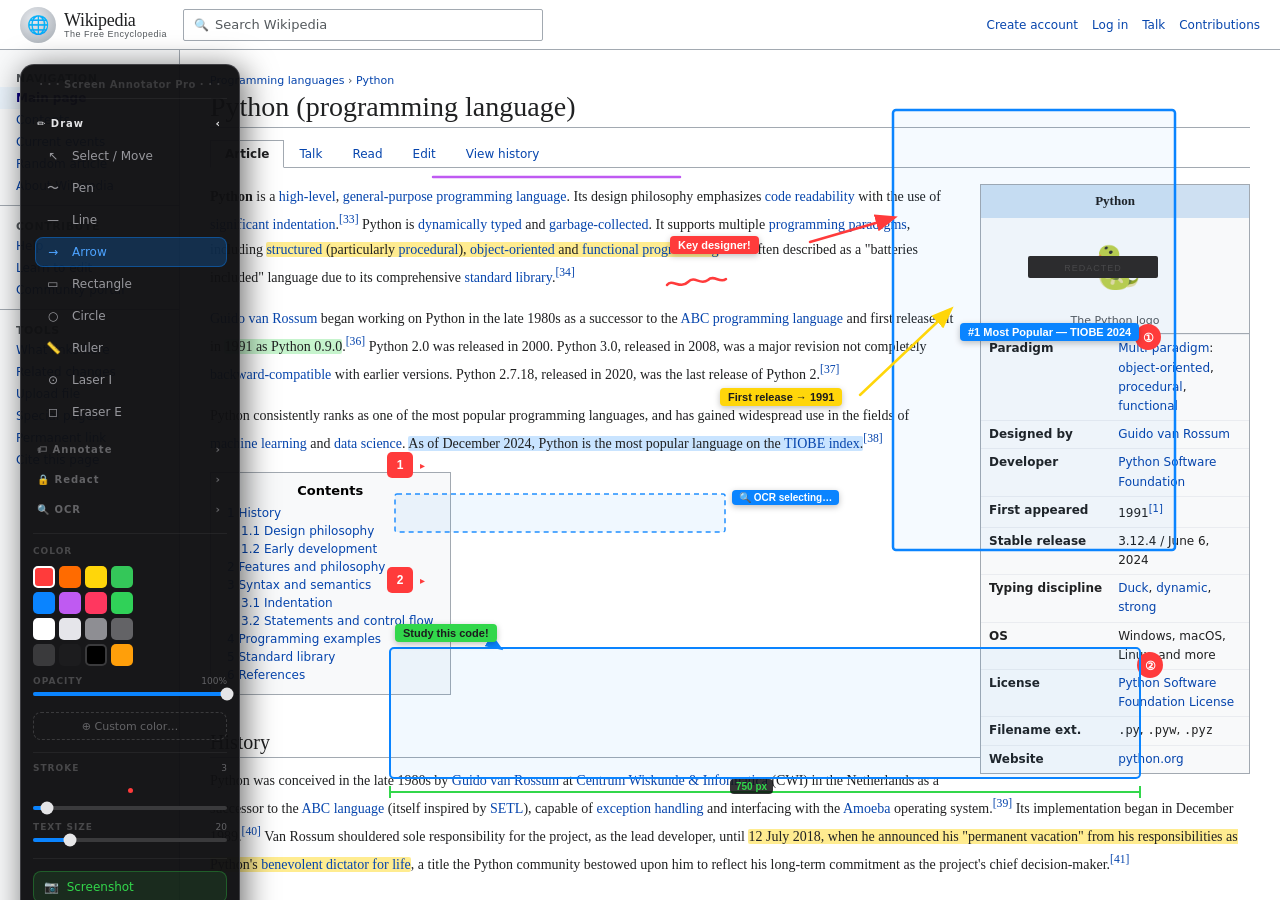
<file: temp.html>
<!DOCTYPE html>
<html lang="en">
<head>
<meta charset="UTF-8" />
<meta name="viewport" content="width=device-width, initial-scale=1.0" />
<title>Screen Annotator Pro — Live Preview</title>
<style>
*, *::before, *::after { box-sizing: border-box; margin: 0; padding: 0; }

/* ── Page shell ──────────────────────────────────────────────────── */
html, body { height: 100%; overflow: hidden; background: #f8f9fa;
  font-family: -apple-system, BlinkMacSystemFont, "Segoe UI", system-ui, sans-serif; }

/* ── Utility spacers ─────────────────────────────────────────────── */
.sp-3 { height: 3px; flex-shrink: 0; }
.sp-4 { height: 4px; flex-shrink: 0; }
.sp-6 { height: 6px; flex-shrink: 0; }

/* ── Wikipedia layout ────────────────────────────────────────────── */
.wiki-shell { position: absolute; inset: 0; overflow: hidden; background: #fff; }

.wiki-topbar {
  height: 50px; background: #fff; border-bottom: 1px solid #a2a9b1;
  display: flex; align-items: center; padding: 0 20px; gap: 16px; position: relative; z-index: 0;
}
.wiki-logo { display: flex; align-items: center; gap: 8px; text-decoration: none; }
.wiki-logo-globe {
  width: 36px; height: 36px;
  background: radial-gradient(circle at 40% 35%, #eaecf0 0%, #a2a9b1 100%);
  border-radius: 50%; display: flex; align-items: center; justify-content: center; font-size: 18px;
}
.wiki-logo-text { font-family: "Linux Libertine", Georgia, serif; font-size: 18px;
  color: #202122; letter-spacing: -0.3px; }
.wiki-logo-text small { display: block; font-family: -apple-system, sans-serif;
  font-size: 9px; color: #54595d; letter-spacing: 0.5px; font-weight: 400; margin-top: -2px; }

.wiki-search {
  flex: 1; max-width: 360px; height: 32px; border: 1px solid #a2a9b1; border-radius: 2px;
  padding: 0 10px; display: flex; align-items: center; gap: 6px;
}
.wiki-search-icon { color: #a2a9b1; font-size: 12px; }
.wiki-search-text  { color: #54595d; font-size: 13px; }

.wiki-nav-links { margin-left: auto; display: flex; gap: 14px; font-size: 12px; }
.wiki-nav-links a { color: #0645ad; text-decoration: none; }

.wiki-body { display: flex; height: calc(100% - 50px); overflow: hidden; }

.wiki-sidebar {
  width: 180px; flex-shrink: 0; border-right: 1px solid #a2a9b1;
  background: #f8f9fa; padding: 16px 0; overflow: hidden; font-size: 12px;
}
.wiki-sidebar-section { padding: 6px 16px 2px; font-weight: 700; font-size: 11px;
  color: #54595d; text-transform: uppercase; letter-spacing: 0.5px; }
.wiki-sidebar-link { display: block; padding: 4px 16px; color: #0645ad;
  font-size: 12px; text-decoration: none; cursor: default; }
.wiki-sidebar-link.active { background: #eaf3fb; font-weight: 600; color: #0b0080; }
.wiki-sidebar-divider { height: 1px; background: #a2a9b1; margin: 8px 0; }

.wiki-article { flex: 1; overflow-y: auto; padding: 24px 30px 40px; position: relative; }
.wiki-article::-webkit-scrollbar { width: 6px; }
.wiki-article::-webkit-scrollbar-track { background: #f8f9fa; }
.wiki-article::-webkit-scrollbar-thumb { background: #a2a9b1; border-radius: 3px; }

.article-cats { font-size: 11px; color: #54595d; margin-bottom: 4px; }
.article-cats a { color: #0645ad; text-decoration: none; }

h1.article-title { font-family: "Linux Libertine", Georgia, serif; font-size: 28px;
  font-weight: 400; color: #202122; border-bottom: 1px solid #a2a9b1;
  padding-bottom: 4px; margin-bottom: 12px; }

.article-tabs { display: flex; margin-bottom: 16px; border-bottom: 1px solid #a2a9b1; font-size: 12px; }
.article-tab { padding: 6px 14px; color: #0645ad; cursor: default;
  border: 1px solid transparent; margin-bottom: -1px; }
.article-tab.active { background: #fff; border-color: #a2a9b1;
  border-bottom-color: #fff; color: #202122; font-weight: 600; }

.infobox { float: right; clear: right; margin: 0 0 16px 24px; width: 270px;
  border: 1px solid #a2a9b1; background: #f8f9fa; font-size: 12px; line-height: 1.6; }
.infobox-title { background: #cee0f2; text-align: center; padding: 6px 8px;
  font-weight: 700; font-size: 13px; color: #202122;
  font-family: "Linux Libertine", Georgia, serif; }
.infobox-img { text-align: center; padding: 10px 8px 4px; border-bottom: 1px solid #a2a9b1; }
.fake-logo { width: 80px; height: 80px; margin: 0 auto;
  display: flex; align-items: center; justify-content: center; font-size: 42px; }
.infobox-img-caption { font-size: 11px; color: #54595d; margin-top: 4px; }
.infobox table { width: 100%; border-collapse: collapse; }
.infobox td { padding: 4px 8px; border-top: 1px solid #eaecf0; vertical-align: top; }
.infobox td:first-child { font-weight: 700; color: #202122; white-space: nowrap; width: 40%; }
.infobox td:last-child { color: #202122; }
.infobox a { color: #0645ad; text-decoration: none; }

.article-lead { font-family: Georgia, serif; font-size: 14px; line-height: 1.8;
  color: #202122; margin-bottom: 16px; }
.article-lead b { font-weight: 700; }
.article-lead a { color: #0645ad; text-decoration: none; }

.toc-box { background: #f8f9fa; border: 1px solid #a2a9b1; display: inline-block;
  padding: 10px 16px; margin: 0 0 16px; font-size: 12px; min-width: 180px; }
.toc-title { font-weight: 700; font-size: 13px; text-align: center; margin-bottom: 6px; }
.toc-item { padding: 2px 0; }
.toc-item a { color: #0645ad; text-decoration: none; }
.toc-sub { padding: 2px 0 2px 14px; }
.toc-sub a { color: #0645ad; text-decoration: none; }

h2.section-title { font-family: "Linux Libertine", Georgia, serif; font-size: 20px;
  font-weight: 400; border-bottom: 1px solid #a2a9b1; padding-bottom: 3px;
  margin: 20px 0 10px; color: #202122; }
h3.subsection-title { font-family: "Linux Libertine", Georgia, serif; font-size: 16px;
  font-weight: 700; margin: 14px 0 8px; color: #202122; }

.article-p { font-family: Georgia, serif; font-size: 14px; line-height: 1.8;
  color: #202122; margin-bottom: 12px; }
.article-p a { color: #0645ad; text-decoration: none; }
.article-p code { background: #f8f9fa; border: 1px solid #eaecf0; border-radius: 2px;
  padding: 1px 4px; font-size: 12px; font-family: "Courier New", monospace; }

.code-block { background: #f8f9fa; border: 1px solid #eaecf0; padding: 12px 16px;
  font-family: "Courier New", monospace; font-size: 12px; line-height: 1.8;
  color: #202122; margin: 8px 0 16px; overflow-x: auto; }
.code-kw  { color: #008000; font-weight: 700; }
.code-str { color: #a31515; }
.code-cm  { color: #008000; font-style: italic; }
.code-fn  { color: #0000ff; }
.code-num { color: #098658; }

/* ── Text highlights on wiki content ─────────────────────────────── */
.hl-yellow { background: rgba(255,214,10,0.45); border-radius: 2px; }
.hl-blue   { background: rgba(10,132,255,0.22); border-radius: 2px; }
.hl-green  { background: rgba(50,215,75,0.28);  border-radius: 2px; }

/* ── Overlay + SVG canvas ────────────────────────────────────────── */
.overlay-layer { position: fixed; inset: 0; pointer-events: none; z-index: 10; }
.annotations-svg { position: absolute; inset: 0; width: 100%; height: 100%; overflow: visible; }

/* ── Annotation labels ───────────────────────────────────────────── */
.ann-label {
  position: fixed; pointer-events: none; z-index: 11;
  font-size: 11px; font-weight: 700;
  font-family: -apple-system, sans-serif;
  padding: 3px 8px; border-radius: 4px; white-space: nowrap;
  box-shadow: 0 2px 6px rgba(0,0,0,0.25);
}
.ann-label.yellow { background: #FFD60A; color: #1c1c1e; }
.ann-label.blue   { background: #0A84FF; color: #fff; }
.ann-label.green  { background: #32D74B; color: #1c1c1e; }
.ann-label.red    { background: #FF3B3B; color: #fff; }

/* individual positions for each annotation label */
.ann-guido   { top: 236px; left: 670px; }
.ann-release { top: 388px; left: 720px; }
.ann-popular { top: 323px; left: 960px; }
.ann-code    { top: 624px; left: 395px; }
.ann-ruler   { top: 779px; left: 730px; }
.ann-ocr     { top: 490px; left: 732px; font-size: 10px; padding: 2px 7px; }

.ruler-label {
  position: fixed; pointer-events: none; z-index: 11;
  font-size: 10px; font-weight: 600; color: #32D74B;
  font-family: -apple-system, sans-serif;
  background: rgba(16,16,18,0.85); padding: 2px 6px; border-radius: 4px;
  top: 779px; left: 730px;
}

/* ── Toolbar ─────────────────────────────────────────────────────── */
.toolbar {
  position: fixed; top: 64px; left: 20px; width: 220px;
  background: rgba(16,16,18,0.97); border-radius: 14px;
  border: 1px solid rgba(70,70,75,0.86);
  padding: 14px 12px;
  display: flex; flex-direction: column; gap: 2px;
  box-shadow: 4px 5px 32px rgba(0,0,0,0.6);
  z-index: 100;
  -webkit-user-select: none;
  user-select: none;
}

.drag-handle { text-align: center; font-size: 10px; font-weight: 600;
  color: #3a3a3c; letter-spacing: 0.5px; padding: 0 0 4px; cursor: move; }

.hsep { height: 1px; background: rgba(255,255,255,0.06); margin: 2px 0; flex-shrink: 0; }

.section-header { height: 28px; display: flex; align-items: center; padding-left: 4px;
  font-size: 10px; font-weight: 600; letter-spacing: 1px; color: #636366;
  border-radius: 6px; cursor: pointer; gap: 4px; }
.section-header.open { color: #e5e5e7; }
.chev { margin-left: auto; padding-right: 6px; font-size: 11px; }

.section-body { display: flex; flex-direction: column; gap: 2px; padding: 2px 0 6px 2px; }

.tool-btn { height: 30px; display: flex; align-items: center; padding-left: 8px;
  font-size: 12px; color: #98989d; border-radius: 8px; border: 1.5px solid transparent;
  cursor: pointer; gap: 10px; white-space: nowrap; }
.ti { width: 18px; text-align: center; flex-shrink: 0; }
.tool-btn.active { background: rgba(10,132,255,0.22); color: #4DA3FF;
  border-color: rgba(10,132,255,0.4); }

.section-label { font-size: 9px; font-weight: 600; letter-spacing: 1px; color: #48484a; }

/* ── Swatch grid ─────────────────────────────────────────────────── */
.swatch-grid { display: grid; grid-template-columns: repeat(4, 22px); gap: 4px; margin-top: 3px; }
.swatch { width: 22px; height: 22px; border-radius: 5px; border: 2px solid transparent; cursor: pointer; }
.swatch.sel { border-color: white; }

.sw-red      { background: #FF3B3B; }
.sw-orange   { background: #FF6B00; }
.sw-yellow   { background: #FFD60A; }
.sw-green    { background: #34C759; }
.sw-blue     { background: #0A84FF; }
.sw-purple   { background: #BF5AF2; }
.sw-pink     { background: #FF375F; }
.sw-mint     { background: #30D158; }
.sw-white    { background: #FFFFFF; }
.sw-silver   { background: #E5E5EA; }
.sw-midgray  { background: #8E8E93; }
.sw-gray     { background: #636366; }
.sw-darkgray { background: #3A3A3C; }
.sw-nearblk  { background: #1C1C1E; }
.sw-black    { background: #000000; border-color: #3a3a3c; }
.sw-amber    { background: #FF9F0A; }

/* ── Slider row variants ─────────────────────────────────────────── */
.slider-row { display: flex; align-items: center; justify-content: space-between; }
.slider-row-mt { margin-top: 8px; }
.slider-val { font-size: 9px; color: #636366; }

.slider-track { position: relative; height: 4px; background: #3a3a3c;
  border-radius: 2px; margin: 4px 0; }
.slider-fill { position: absolute; left: 0; top: 0; height: 100%;
  background: #0A84FF; border-radius: 2px; }
.slider-handle { position: absolute; top: 50%; transform: translate(-50%, -50%);
  width: 13px; height: 13px; background: #e5e5e7; border-radius: 7px; }

/* slider fill widths */
.fill-100    { width: 100%; }
.fill-stroke { width: 7%; }
.fill-text   { width: 19%; }

/* slider handle positions */
.handle-100    { left: 100%; }
.handle-stroke { left: 7%; }
.handle-text   { left: 19%; }

/* ── Dot preview ─────────────────────────────────────────────────── */
.dot-preview { height: 20px; display: flex; align-items: center; justify-content: center; }
.dot { border-radius: 50%; background: #FF3B3B; }
.dot-sm { width: 5px; height: 5px; }
.dot-md { width: 8px; height: 8px; }

/* ── Custom color btn ────────────────────────────────────────────── */
.custom-color-btn { height: 28px; display: flex; align-items: center; justify-content: center;
  font-size: 11px; color: #636366; border: 1px dashed #3a3a3c; border-radius: 8px;
  cursor: pointer; margin-top: 4px; }

/* ── Action buttons ──────────────────────────────────────────────── */
.action-btn { height: 32px; display: flex; align-items: center; padding-left: 10px;
  font-size: 12px; border-radius: 8px; border: 1px solid transparent; cursor: pointer;
  gap: 8px; margin-top: 2px; }
.action-btn.ss { color: #32D74B; background: rgba(50,215,75,0.1); border-color: rgba(50,215,75,0.3); }
.action-btn.pa { color: #0A84FF; background: rgba(10,132,255,0.1); border-color: rgba(10,132,255,0.3); }

.ghost-btn { height: 30px; display: flex; align-items: center; padding-left: 10px;
  font-size: 12px; color: #636366; border-radius: 8px; border: none; cursor: pointer; gap: 6px; }
.ghost-btn.danger { color: #FF453A; }
</style>
</head>
<body>

<!-- ══════════════════════════════════════════
     WIKIPEDIA PAGE
══════════════════════════════════════════ -->
<div class="wiki-shell">

  <div class="wiki-topbar">
    <div class="wiki-logo">
      <div class="wiki-logo-globe">🌐</div>
      <div class="wiki-logo-text">
        Wikipedia
        <small>The Free Encyclopedia</small>
      </div>
    </div>
    <div class="wiki-search">
      <span class="wiki-search-icon">🔍</span>
      <div class="wiki-search-text">Search Wikipedia</div>
    </div>
    <div class="wiki-nav-links">
      <a href="#">Create account</a>
      <a href="#">Log in</a>
      <a href="#">Talk</a>
      <a href="#">Contributions</a>
    </div>
  </div>

  <div class="wiki-body">

    <div class="wiki-sidebar">
      <div class="wiki-sidebar-section">Navigation</div>
      <a class="wiki-sidebar-link active" href="#">Main page</a>
      <a class="wiki-sidebar-link" href="#">Contents</a>
      <a class="wiki-sidebar-link" href="#">Current events</a>
      <a class="wiki-sidebar-link" href="#">Random article</a>
      <a class="wiki-sidebar-link" href="#">About Wikipedia</a>
      <div class="wiki-sidebar-divider"></div>
      <div class="wiki-sidebar-section">Contribute</div>
      <a class="wiki-sidebar-link" href="#">Help</a>
      <a class="wiki-sidebar-link" href="#">Learn to edit</a>
      <a class="wiki-sidebar-link" href="#">Community portal</a>
      <div class="wiki-sidebar-divider"></div>
      <div class="wiki-sidebar-section">Tools</div>
      <a class="wiki-sidebar-link" href="#">What links here</a>
      <a class="wiki-sidebar-link" href="#">Related changes</a>
      <a class="wiki-sidebar-link" href="#">Upload file</a>
      <a class="wiki-sidebar-link" href="#">Special pages</a>
      <a class="wiki-sidebar-link" href="#">Permanent link</a>
      <a class="wiki-sidebar-link" href="#">Cite this page</a>
    </div>

    <div class="wiki-article">

      <div class="article-cats">
        <a href="#">Programming languages</a> › <a href="#">Python</a>
      </div>

      <h1 class="article-title">Python (programming language)</h1>

      <div class="article-tabs">
        <div class="article-tab active">Article</div>
        <div class="article-tab">Talk</div>
        <div class="article-tab">Read</div>
        <div class="article-tab">Edit</div>
        <div class="article-tab">View history</div>
      </div>

      <div class="infobox">
        <div class="infobox-title">Python</div>
        <div class="infobox-img">
          <div class="fake-logo">🐍</div>
          <div class="infobox-img-caption">The Python logo</div>
        </div>
        <table>
          <tr><td>Paradigm</td><td><a href="#">Multi-paradigm</a>: <a href="#">object-oriented</a>, <a href="#">procedural</a>, <a href="#">functional</a></td></tr>
          <tr><td>Designed by</td><td><a href="#">Guido van Rossum</a></td></tr>
          <tr><td>Developer</td><td><a href="#">Python Software Foundation</a></td></tr>
          <tr><td>First appeared</td><td>1991<sup><a href="#">[1]</a></sup></td></tr>
          <tr><td>Stable release</td><td>3.12.4 / June 6, 2024</td></tr>
          <tr><td>Typing discipline</td><td><a href="#">Duck</a>, <a href="#">dynamic</a>, <a href="#">strong</a></td></tr>
          <tr><td>OS</td><td>Windows, macOS, Linux, and more</td></tr>
          <tr><td>License</td><td><a href="#">Python Software Foundation License</a></td></tr>
          <tr><td>Filename ext.</td><td><code>.py</code>, <code>.pyw</code>, <code>.pyz</code></td></tr>
          <tr><td>Website</td><td><a href="#">python.org</a></td></tr>
        </table>
      </div>

      <p class="article-lead">
        <b>Python</b> is a <a href="#">high-level</a>, <a href="#">general-purpose programming language</a>.
        Its design philosophy emphasizes <a href="#">code readability</a> with the use of
        <a href="#">significant indentation</a>.<sup><a href="#">[33]</a></sup>
        Python is <a href="#">dynamically typed</a> and <a href="#">garbage-collected</a>.
        It supports multiple <a href="#">programming paradigms</a>, including
        <span class="hl-yellow"><a href="#">structured</a> (particularly <a href="#">procedural</a>),
        <a href="#">object-oriented</a> and <a href="#">functional programming</a></span>.
        It is often described as a "batteries included" language due to its comprehensive
        <a href="#">standard library</a>.<sup><a href="#">[34]</a></sup>
      </p>

      <p class="article-lead">
        <a href="#">Guido van Rossum</a> began working on Python in the late 1980s as a
        successor to the <a href="#">ABC programming language</a> and first released it in
        <span class="hl-green">1991 as Python 0.9.0</span>.<sup><a href="#">[36]</a></sup>
        Python 2.0 was released in 2000. Python 3.0, released in 2008, was a major revision
        not completely <a href="#">backward-compatible</a> with earlier versions.
        Python 2.7.18, released in 2020, was the last release of Python 2.<sup><a href="#">[37]</a></sup>
      </p>

      <p class="article-lead">
        Python consistently ranks as one of the most popular programming languages,
        and has gained widespread use in the fields of
        <a href="#">machine learning</a> and <a href="#">data science</a>.
        <span class="hl-blue">As of December 2024, Python is the most popular language
        on the <a href="#">TIOBE index</a>.</span><sup><a href="#">[38]</a></sup>
      </p>

      <div class="toc-box">
        <div class="toc-title">Contents</div>
        <div class="toc-item"><a href="#">1 History</a></div>
        <div class="toc-sub"><a href="#">1.1 Design philosophy</a></div>
        <div class="toc-sub"><a href="#">1.2 Early development</a></div>
        <div class="toc-item"><a href="#">2 Features and philosophy</a></div>
        <div class="toc-item"><a href="#">3 Syntax and semantics</a></div>
        <div class="toc-sub"><a href="#">3.1 Indentation</a></div>
        <div class="toc-sub"><a href="#">3.2 Statements and control flow</a></div>
        <div class="toc-item"><a href="#">4 Programming examples</a></div>
        <div class="toc-item"><a href="#">5 Standard library</a></div>
        <div class="toc-item"><a href="#">6 References</a></div>
      </div>

      <h2 class="section-title">History</h2>

      <p class="article-p">
        Python was conceived in the late 1980s by <a href="#">Guido van Rossum</a>
        at <a href="#">Centrum Wiskunde &amp; Informatica</a> (CWI) in the Netherlands
        as a successor to the <a href="#">ABC language</a> (itself inspired by <a href="#">SETL</a>),
        capable of <a href="#">exception handling</a> and interfacing with the
        <a href="#">Amoeba</a> operating system.<sup><a href="#">[39]</a></sup>
        Its implementation began in December 1989.<sup><a href="#">[40]</a></sup>
        Van Rossum shouldered sole responsibility for the project, as the lead developer,
        until <span class="hl-yellow">12 July 2018, when he announced his "permanent vacation"
        from his responsibilities as Python's <a href="#">benevolent dictator for life</a></span>,
        a title the Python community bestowed upon him to reflect his long-term commitment as
        the project's chief decision-maker.<sup><a href="#">[41]</a></sup>
      </p>

      <h2 class="section-title">Features and philosophy</h2>

      <p class="article-p">
        Python is a <a href="#">multi-paradigm programming language</a>.
        <a href="#">Object-oriented programming</a> and <a href="#">structured programming</a>
        are fully supported, and many of their features support <a href="#">functional programming</a>
        and <a href="#">aspect-oriented programming</a> (including <a href="#">metaprogramming</a>
        and <a href="#">metaobjects</a>). Many other paradigms are supported via extensions,
        including <a href="#">design by contract</a> and <a href="#">logic programming</a>.
      </p>

      <p class="article-p">
        Python uses <span class="hl-blue">dynamic typing and a combination of
        <a href="#">reference counting</a> and a cycle-detecting <a href="#">garbage collector</a></span>
        for <a href="#">memory management</a>.<sup><a href="#">[42]</a></sup>
        It uses <a href="#">dynamic name resolution</a> (<a href="#">late binding</a>),
        which binds method and variable names during program execution.
      </p>

      <h2 class="section-title">Syntax and semantics</h2>

      <h3 class="subsection-title">Indentation</h3>

      <p class="article-p">
        Python uses <a href="#">whitespace indentation</a>, rather than
        <a href="#">curly brackets</a> or <a href="#">keywords</a>, to delimit
        <a href="#">blocks</a>. An increase in indentation comes after certain statements;
        a decrease in indentation signifies the end of the current block.
        Thus, the program's visual structure accurately represents its semantic structure.
        This feature is sometimes termed the <a href="#">off-side rule</a>.
      </p>

      <h3 class="subsection-title">Programming examples</h3>

      <p class="article-p">Hello world program in Python:</p>

      <div class="code-block">
<span class="code-fn">print</span>(<span class="code-str">"Hello, World!"</span>)
      </div>

      <p class="article-p">Fibonacci sequence using a generator expression:</p>

      <div class="code-block">
<span class="code-kw">def</span> <span class="code-fn">fibonacci</span>(n):
    a, b = <span class="code-num">0</span>, <span class="code-num">1</span>
    <span class="code-kw">while</span> a &lt; n:
        <span class="code-kw">yield</span> a
        a, b = b, a + b

<span class="code-cm"># Print first 10 Fibonacci numbers</span>
<span class="code-kw">for</span> num <span class="code-kw">in</span> fibonacci(<span class="code-num">100</span>):
    <span class="code-fn">print</span>(num)
      </div>

      <h2 class="section-title">Standard library</h2>

      <p class="article-p">
        Python has a large <a href="#">standard library</a>, commonly cited as one of
        Python's greatest strengths, providing tools suited to many tasks. For
        Internet-facing applications, many standard formats and protocols such as
        <a href="#">MIME</a> and <a href="#">HTTP</a> are supported.
        It includes modules for creating <a href="#">graphical user interfaces</a>,
        connecting to <a href="#">relational databases</a>, generating
        <a href="#">pseudorandom numbers</a>, arithmetic with arbitrary-precision
        <a href="#">decimals</a>, manipulating <a href="#">regular expressions</a>,
        and unit <a href="#">testing</a>.
      </p>

    </div>
  </div>
</div>


<!-- ══════════════════════════════════════════
     ANNOTATION OVERLAY LAYER
══════════════════════════════════════════ -->
<div class="overlay-layer">
  <svg class="annotations-svg" xmlns="http://www.w3.org/2000/svg">
    <defs>
      <marker id="ah-red" markerWidth="9" markerHeight="7" refX="7" refY="3.5" orient="auto">
        <polygon points="0 0, 9 3.5, 0 7" fill="#FF3B3B"/>
      </marker>
      <marker id="ah-blue" markerWidth="9" markerHeight="7" refX="7" refY="3.5" orient="auto">
        <polygon points="0 0, 9 3.5, 0 7" fill="#0A84FF"/>
      </marker>
      <marker id="ah-yellow" markerWidth="9" markerHeight="7" refX="7" refY="3.5" orient="auto">
        <polygon points="0 0, 9 3.5, 0 7" fill="#FFD60A"/>
      </marker>
      <marker id="ah-green" markerWidth="9" markerHeight="7" refX="7" refY="3.5" orient="auto">
        <polygon points="0 0, 9 3.5, 0 7" fill="#32D74B"/>
      </marker>
    </defs>

    <!-- Blue rectangle around infobox -->
    <rect x="893" y="110" width="282" height="440"
          stroke="#0A84FF" stroke-width="2.5" fill="rgba(10,132,255,0.04)" rx="3"/>

    <!-- Red arrow: "Key designer!" → infobox Guido row -->
    <line x1="810" y1="242" x2="893" y2="218"
          stroke="#FF3B3B" stroke-width="2.5" stroke-linecap="round"
          marker-end="url(#ah-red)"/>

    <!-- Yellow arrow: "First release" → 1991 row in infobox -->
    <line x1="860" y1="395" x2="950" y2="310"
          stroke="#FFD60A" stroke-width="2.5" stroke-linecap="round"
          marker-end="url(#ah-yellow)"/>

    <!-- Callout ① near "most popular" sentence -->
    <circle cx="1148" cy="337" r="13" fill="#FF3B3B"/>
    <text x="1148" y="342" fill="white" font-size="12" text-anchor="middle"
          font-family="-apple-system,sans-serif" font-weight="700">①</text>

    <!-- Callout ② near fibonacci block -->
    <circle cx="1150" cy="665" r="13" fill="#FF3B3B"/>
    <text x="1150" y="670" fill="white" font-size="12" text-anchor="middle"
          font-family="-apple-system,sans-serif" font-weight="700">②</text>

    <!-- Blue rectangle around fibonacci code block -->
    <rect x="390" y="648" width="750" height="130"
          stroke="#0A84FF" stroke-width="2" fill="rgba(10,132,255,0.05)" rx="4"/>

    <!-- Blue arrow from "Study this code!" label to code block -->
    <line x1="480" y1="635" x2="500" y2="648"
          stroke="#0A84FF" stroke-width="2" stroke-linecap="round"
          marker-end="url(#ah-blue)"/>

    <!-- Green ruler measuring the code block width -->
    <line x1="390" y1="792" x2="1140" y2="792"
          stroke="#32D74B" stroke-width="2" stroke-linecap="round"/>
    <line x1="390" y1="786" x2="390" y2="798" stroke="#32D74B" stroke-width="2"/>
    <line x1="1140" y1="786" x2="1140" y2="798" stroke="#32D74B" stroke-width="2"/>

    <!-- Red freehand scribble near "batteries included" -->
    <path d="M667 285 C672 278,680 290,688 282 C695 275,700 286,708 280 C714 274,720 284,726 279"
          stroke="#FF3B3B" stroke-width="2.5" fill="none"
          stroke-linecap="round" stroke-linejoin="round"/>

    <!-- Purple underline under "high-level, general-purpose" -->
    <path d="M433 177 L680 177"
          stroke="#BF5AF2" stroke-width="2.5" fill="none" stroke-linecap="round"/>

    <!-- Step square ① — History section -->
    <rect x="387" y="452" width="26" height="26" rx="5" fill="#FF3B3B"/>
    <text x="400" y="469" fill="white" font-size="12" text-anchor="middle"
          font-family="-apple-system,sans-serif" font-weight="700">1</text>
    <text x="420" y="469" fill="#FF3B3B" font-size="10"
          font-family="-apple-system,sans-serif">▸</text>

    <!-- Step square ② — Features section -->
    <rect x="387" y="567" width="26" height="26" rx="5" fill="#FF3B3B"/>
    <text x="400" y="584" fill="white" font-size="12" text-anchor="middle"
          font-family="-apple-system,sans-serif" font-weight="700">2</text>
    <text x="420" y="584" fill="#FF3B3B" font-size="10"
          font-family="-apple-system,sans-serif">▸</text>

    <!-- Redact box over "Stable release" version number -->
    <rect x="1028" y="256" width="130" height="22" fill="#2c2c2e" rx="2"/>
    <text x="1093" y="271" fill="#48484a" font-size="9" text-anchor="middle"
          font-family="-apple-system,sans-serif" letter-spacing="1">REDACTED</text>

    <!-- OCR selection dashed box around indentation paragraph -->
    <rect x="395" y="494" width="330" height="38"
          stroke="rgba(10,132,255,0.9)" stroke-width="1.5"
          stroke-dasharray="5,4" fill="rgba(10,132,255,0.06)" rx="2"/>

  </svg>

  <!-- Floating annotation labels -->
  <div class="ann-label red ann-guido">Key designer!</div>
  <div class="ann-label yellow ann-release">First release → 1991</div>
  <div class="ann-label blue ann-popular">#1 Most Popular — TIOBE 2024</div>
  <div class="ann-label green ann-code">Study this code!</div>
  <div class="ruler-label">750 px</div>
  <div class="ann-label blue ann-ocr">🔍 OCR selecting…</div>

</div>


<!-- ══════════════════════════════════════════
     TOOLBAR
══════════════════════════════════════════ -->
<div class="toolbar">

  <div class="drag-handle">· · ·  Screen Annotator Pro  · · ·</div>
  <div class="hsep"></div>
  <div class="sp-4"></div>

  <!-- ✏️ Draw — expanded, Arrow active -->
  <div class="section-header open">
    <span>✏️ Draw</span>
    <span class="chev">‹</span>
  </div>
  <div class="section-body">
    <div class="tool-btn"><span class="ti">↖</span> Select / Move</div>
    <div class="tool-btn"><span class="ti">〜</span> Pen</div>
    <div class="tool-btn"><span class="ti">—</span> Line</div>
    <div class="tool-btn active"><span class="ti">→</span> Arrow</div>
    <div class="tool-btn"><span class="ti">▭</span> Rectangle</div>
    <div class="tool-btn"><span class="ti">○</span> Circle</div>
    <div class="tool-btn"><span class="ti">📏</span> Ruler</div>
    <div class="tool-btn"><span class="ti">⊙</span> Laser  I</div>
    <div class="tool-btn"><span class="ti">◻</span> Eraser  E</div>
  </div>

  <!-- 🏷 Annotate — collapsed -->
  <div class="section-header">
    <span>🏷 Annotate</span>
    <span class="chev">›</span>
  </div>

  <!-- 🔒 Redact — collapsed -->
  <div class="section-header">
    <span>🔒 Redact</span>
    <span class="chev">›</span>
  </div>

  <!-- 🔍 OCR — collapsed -->
  <div class="section-header">
    <span>🔍 OCR</span>
    <span class="chev">›</span>
  </div>

  <div class="sp-4"></div>
  <div class="hsep"></div>
  <div class="sp-6"></div>

  <!-- Color -->
  <div class="section-label">COLOR</div>
  <div class="sp-3"></div>
  <div class="swatch-grid">
    <div class="swatch sel sw-red"></div>
    <div class="swatch sw-orange"></div>
    <div class="swatch sw-yellow"></div>
    <div class="swatch sw-green"></div>
    <div class="swatch sw-blue"></div>
    <div class="swatch sw-purple"></div>
    <div class="swatch sw-pink"></div>
    <div class="swatch sw-mint"></div>
    <div class="swatch sw-white"></div>
    <div class="swatch sw-silver"></div>
    <div class="swatch sw-midgray"></div>
    <div class="swatch sw-gray"></div>
    <div class="swatch sw-darkgray"></div>
    <div class="swatch sw-nearblk"></div>
    <div class="swatch sw-black"></div>
    <div class="swatch sw-amber"></div>
  </div>

  <!-- Opacity -->
  <div class="slider-row slider-row-mt">
    <span class="section-label">OPACITY</span>
    <span class="slider-val">100%</span>
  </div>
  <div class="slider-track">
    <div class="slider-fill fill-100"></div>
    <div class="slider-handle handle-100"></div>
  </div>
  <div class="sp-4"></div>
  <div class="custom-color-btn">⊕  Custom color…</div>

  <div class="sp-6"></div>
  <div class="hsep"></div>
  <div class="sp-4"></div>

  <!-- Stroke -->
  <div class="slider-row">
    <span class="section-label">STROKE</span>
    <span class="slider-val">3</span>
  </div>
  <div class="sp-3"></div>
  <div class="dot-preview"><div class="dot dot-sm"></div></div>
  <div class="slider-track">
    <div class="slider-fill fill-stroke"></div>
    <div class="slider-handle handle-stroke"></div>
  </div>
  <div class="sp-4"></div>

  <!-- Text size -->
  <div class="slider-row">
    <span class="section-label">TEXT SIZE</span>
    <span class="slider-val">20</span>
  </div>
  <div class="slider-track">
    <div class="slider-fill fill-text"></div>
    <div class="slider-handle handle-text"></div>
  </div>

  <div class="sp-6"></div>
  <div class="hsep"></div>
  <div class="sp-4"></div>

  <div class="action-btn ss">📷&nbsp;&nbsp;Screenshot</div>
  <div class="action-btn pa">⏸&nbsp;&nbsp;Pause</div>

  <div class="sp-4"></div>
  <div class="hsep"></div>
  <div class="sp-4"></div>

  <div class="ghost-btn">⚙&nbsp;&nbsp;&nbsp;Settings</div>
  <div class="ghost-btn">↩&nbsp;&nbsp;&nbsp;Undo</div>
  <div class="ghost-btn">↪&nbsp;&nbsp;&nbsp;Redo</div>
  <div class="ghost-btn">🗑&nbsp;&nbsp;Clear all</div>
  <div class="ghost-btn danger">✕&nbsp;&nbsp;&nbsp;Exit</div>

</div>

</body>
</html>
</file>
